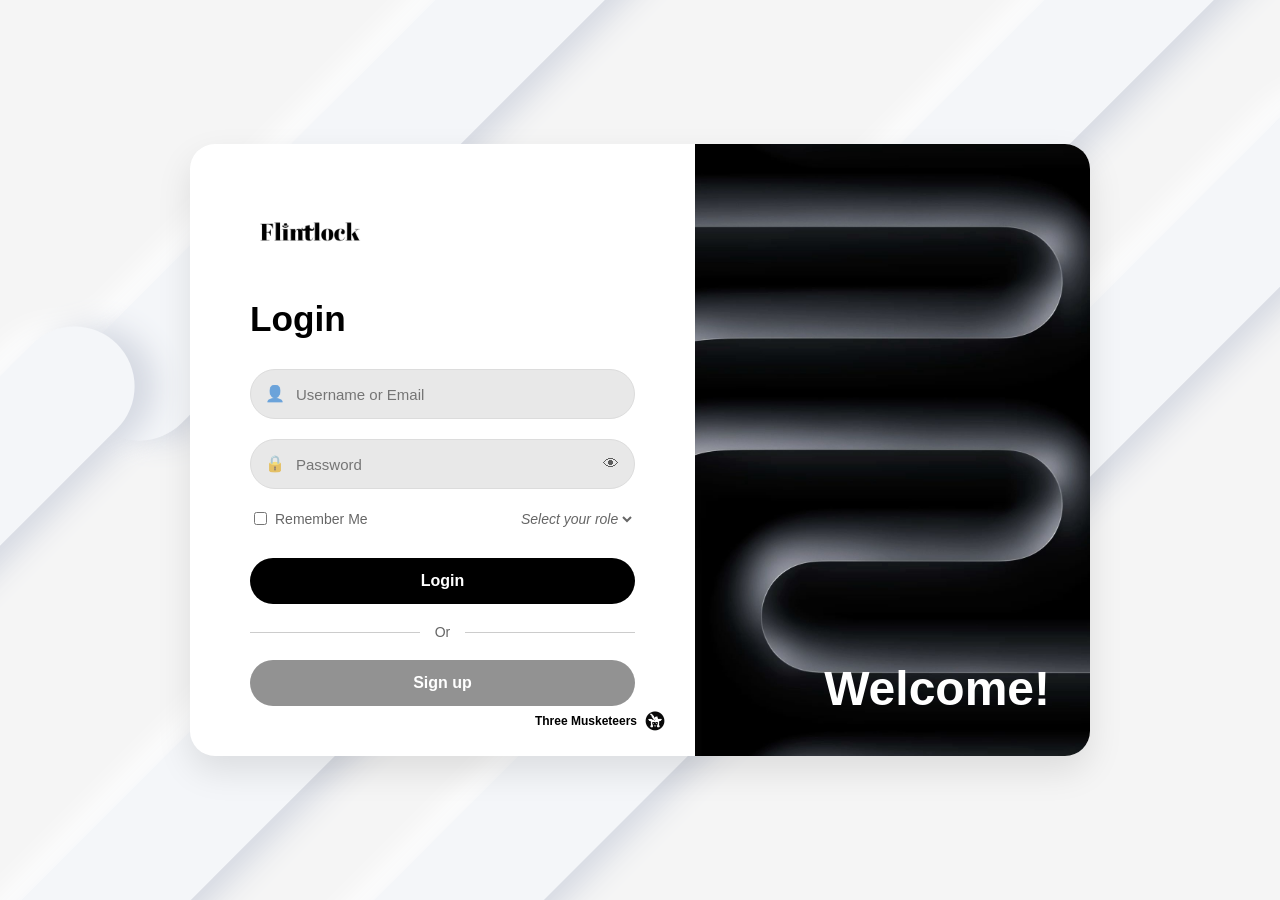
<file: login/index.html>
<!DOCTYPE html>
<html lang="en">
<head>
    <meta charset="UTF-8">
    <meta name="viewport" content="width=device-width, initial-scale=1.0">
    <title>Login - Flintlock</title>
    <link rel="stylesheet" href="login.css?v=3">
</head>
<body>

    <!-- Background Shapes -->
    <div class="background-container">
        <!-- Top Right Group -->
        <div class="pill pill-1"></div>
        <div class="pill pill-2"></div>
        <div class="pill pill-3"></div>
        
        <!-- Bottom Left Group -->
        <div class="pill pill-4"></div>
        <div class="pill pill-5"></div>
        <div class="pill pill-6"></div>
    </div>

<div class="login-card">
    <!-- Left Side: Login Form -->
    <div class="login-left">
        <img src="../assets/login-images/logo-name.png" alt="Flintlock Logo" class="brand-logo">
        
        <h1 class="login-title">Login</h1>
        
        <form id="loginForm" action="#" method="POST">
            <!-- Username Input -->
            <div class="input-group">
                <span class="icon">👤</span>
                <input type="text" id="username" name="username" placeholder="Username or Email" required>
            </div>
            
            <!-- Password Input -->
            <div class="input-group has-toggle">
                <span class="icon">🔒</span>
                <input type="password" id="password" name="password" placeholder="Password" required autocomplete="current-password">
                <button type="button" class="password-toggle" id="passwordToggle" aria-label="Show password" aria-pressed="false">👁</button>
            </div>
            
            <!-- Options Row -->
            <div class="form-options">
                <label class="remember-me">
                    <input type="checkbox"> Remember Me
                </label>
                <div class="role-select">
                    <select id="roleSelect" required>
                        <option value="" disabled selected>Select your role</option>
                        <option value="admin">Admin</option>
                        <option value="user">User</option>
                    </select>
                </div>
            </div>

            <!-- Action Buttons -->
            <button type="submit" class="btn-login">Login</button>
            
            <div class="divider">
                <span>Or</span>
            </div>
            
            <button type="button" class="btn-signup" onclick="window.location.href='../signup/index.html'">Sign up</button>
        </form>

        <!-- Bottom Right Signature -->
        <div class="team-signature">
            <span>Three Musketeers</span>
            <img src="../assets/login-images/logo.png" alt="Team Icon">
        </div>
    </div>

    <!-- Right Side: Image and Welcome Text -->
    <div class="login-right">
        <h2>Welcome!</h2>
    </div>
</div>

<script>
    const LOGIN_API = new URL('../api/login.php', window.location.href).href;

    (function initPasswordToggle() {
        const passwordInput = document.getElementById('password');
        const toggleBtn = document.getElementById('passwordToggle');
        if (!passwordInput || !toggleBtn) {
            return;
        }
        toggleBtn.addEventListener('click', function () {
            const isHidden = passwordInput.type === 'password';
            passwordInput.type = isHidden ? 'text' : 'password';
            toggleBtn.setAttribute('aria-pressed', isHidden ? 'true' : 'false');
            toggleBtn.setAttribute('aria-label', isHidden ? 'Hide password' : 'Show password');
        });
    })();

    document.getElementById('loginForm').addEventListener('submit', async function (event) {
        event.preventDefault();

        const username = document.getElementById('username').value.trim();
        const password = document.getElementById('password').value;
        const role = document.getElementById('roleSelect').value;

        if (!role) {
            alert('Please select your role.');
            return;
        }

        const submitBtn = event.target.querySelector('button[type="submit"]');
        if (submitBtn) {
            submitBtn.disabled = true;
        }

        try {
            const response = await fetch(LOGIN_API, {
                method: 'POST',
                headers: {
                    'Content-Type': 'application/json'
                },
                credentials: 'same-origin',
                body: JSON.stringify({
                    login: username,
                    password: password,
                    role: role
                })
            });

            const text = await response.text();
            let data = {};
            try {
                data = text ? JSON.parse(text) : {};
            } catch {
                data = { error: text || 'Invalid server response' };
            }

            if (!response.ok || !data.success) {
                alert(data.error || data.message || 'Invalid credentials');
                return;
            }

            localStorage.setItem('user_id', String(data.user_id));
            localStorage.setItem('role', role);
            if (data.account_type) {
                localStorage.setItem('account_type', data.account_type);
            }
            sessionStorage.setItem('show_login_welcome', '1');
            if (role === 'admin') {
                window.location.href = '../admin-dashboard.html';
            } else {
                window.location.href = '../homepage.html';
            }
        } catch (error) {
            console.error('Login error:', error);
            alert('Unable to login. Check that Apache, PHP, and MySQL are running.');
        } finally {
            if (submitBtn) {
                submitBtn.disabled = false;
            }
        }
    });
</script>
</body>
</html>
</file>
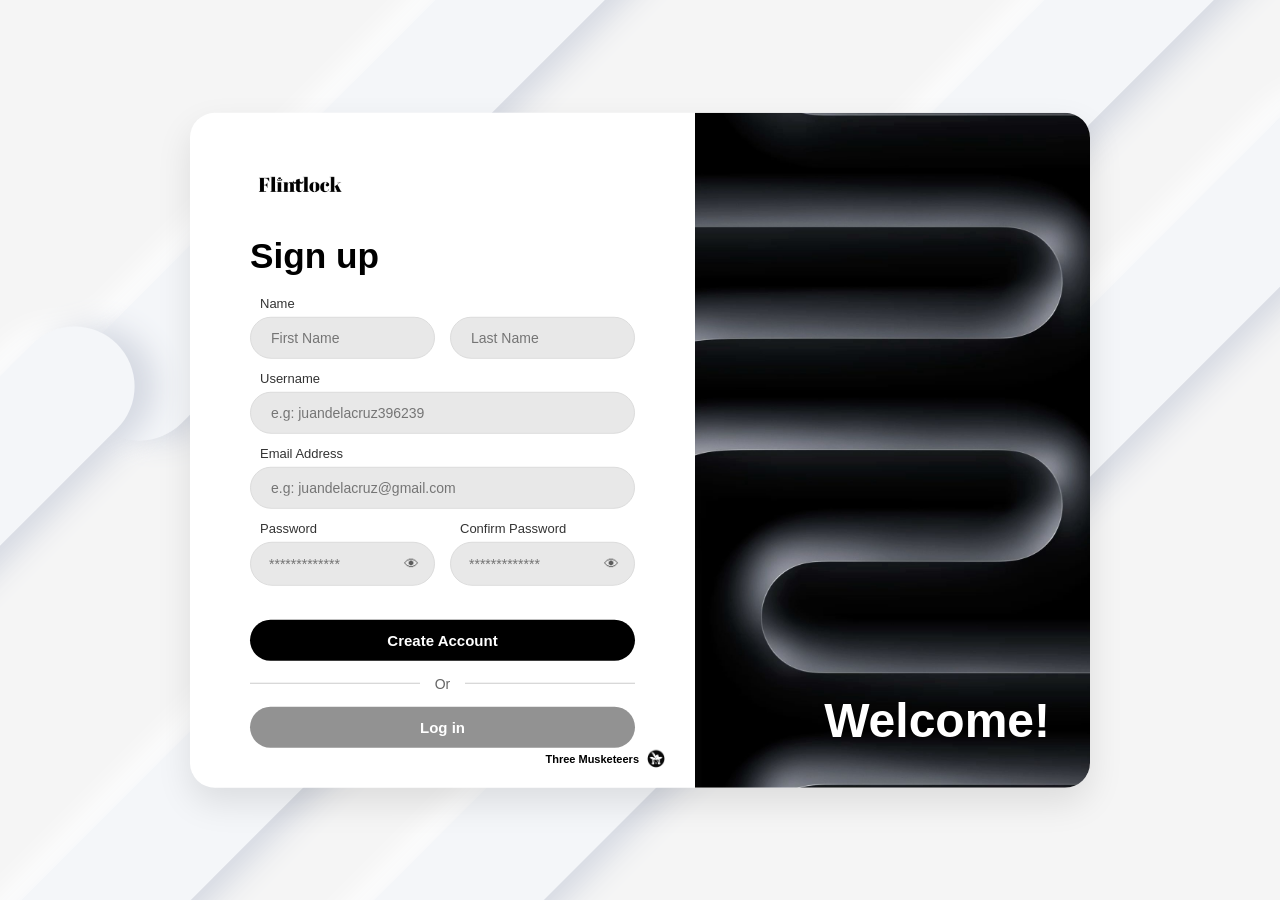
<file: signup/index.html>
<!DOCTYPE html>
<html lang="en">
<head>
    <meta charset="UTF-8">
    <meta name="viewport" content="width=device-width, initial-scale=1.0">
    <title>Sign Up - Flintlock</title>
    
    <link rel="stylesheet" href="signup.css?v=1">
</head>
<body>

    <!-- Background Container -->
    <div class="background-container">
        <div class="pill pill-1"></div>
        <div class="pill pill-2"></div>
        <div class="pill pill-3"></div>
        <div class="pill pill-4"></div>
        <div class="pill pill-5"></div>
        <div class="pill pill-6"></div>
    </div>

    <!-- Main Sign-up Card -->
    <div class="login-card">
        <!-- Left Side: Sign-up Form -->
        <div class="login-left">
            <img src="../assets/login-images/logo-name.png" alt="Flintlock Logo" class="brand-logo">
            <h1 class="login-title">Sign up</h1>
            
            <form id="signupForm" action="#" method="POST">
                <!-- Name Row -->
                <div class="input-label">Name</div>
                <div class="input-row">
                    <input type="text" id="firstName" name="firstName" placeholder="First Name" class="standard-input" required>
                    <input type="text" id="lastName" name="lastName" placeholder="Last Name" class="standard-input" required>
                </div>

                <!-- Username Row -->
                <div class="input-label">Username</div>
                <div class="input-group signup-group">
                    <input type="text" id="username" name="username" placeholder="e.g: juandelacruz396239" required>
                </div>

                <!-- Email Row -->
                <div class="input-label">Email Address</div>
                <div class="input-group signup-group">
                    <input type="email" id="email" name="email" placeholder="e.g: juandelacruz@gmail.com" required>
                </div>

                <!-- Passwords Row -->
                <div class="input-row-labels">
                    <div class="input-label">Password</div>
                    <div class="input-label">Confirm Password</div>
                </div>
                <div class="input-row">
                    <div class="input-group signup-group has-password-toggle">
                        <input type="password" id="password" name="password" placeholder="*************" required autocomplete="new-password">
                        <button type="button" class="password-toggle" id="passwordToggle" aria-label="Show password" aria-pressed="false">👁</button>
                    </div>
                    <div class="input-group signup-group has-password-toggle">
                        <input type="password" id="confirmPassword" name="confirmPassword" placeholder="*************" required autocomplete="new-password">
                        <button type="button" class="password-toggle" id="confirmPasswordToggle" aria-label="Show confirm password" aria-pressed="false">👁</button>
                    </div>
                </div>

                <!-- Action Buttons -->
                <button type="submit" class="btn-login">Create Account</button>
                
                <div class="divider">
                    <span>Or</span>
                </div>
                
                <!-- Link back to the Login page -->
                <button type="button" class="btn-signup" onclick="window.location.href='../login/index.html'">Log in</button>
            </form>

            <!-- Bottom Right Signature -->
            <div class="team-signature">
                <span>Three Musketeers</span>
                <img src="../assets/login-images/logo.png" alt="Team Icon">
            </div>
        </div>

        <!-- Right Side: Image and Welcome Text -->
        <div class="login-right">
            <h2>Welcome!</h2>
        </div>
    </div>

<script>
    const USERS_API = new URL('../api/users.php', window.location.href).href;

    function wirePasswordToggle(buttonId, inputId) {
        const btn = document.getElementById(buttonId);
        const input = document.getElementById(inputId);
        if (!btn || !input) {
            return;
        }
        btn.addEventListener('click', function () {
            const showPlain = input.type === 'password';
            input.type = showPlain ? 'text' : 'password';
            btn.setAttribute('aria-pressed', showPlain ? 'true' : 'false');
            btn.setAttribute('aria-label', showPlain ? 'Hide password' : 'Show password');
        });
    }

    wirePasswordToggle('passwordToggle', 'password');
    wirePasswordToggle('confirmPasswordToggle', 'confirmPassword');

    document.getElementById('signupForm').addEventListener('submit', async function (event) {
        event.preventDefault();

        const firstName = document.getElementById('firstName').value.trim();
        const lastName = document.getElementById('lastName').value.trim();
        const username = document.getElementById('username').value.trim();
        const email = document.getElementById('email').value.trim();
        const password = document.getElementById('password').value;
        const confirmPassword = document.getElementById('confirmPassword').value;

        if (password !== confirmPassword) {
            alert('Passwords do not match.');
            return;
        }

        const submitBtn = event.target.querySelector('button[type="submit"]');
        if (submitBtn) {
            submitBtn.disabled = true;
        }

        try {
            const response = await fetch(USERS_API, {
                method: 'POST',
                headers: {
                    'Content-Type': 'application/json'
                },
                credentials: 'same-origin',
                body: JSON.stringify({
                    first_name: firstName,
                    last_name: lastName,
                    username: username,
                    email: email,
                    password: password
                })
            });

            const text = await response.text();
            let data = {};
            try {
                data = text ? JSON.parse(text) : {};
            } catch {
                data = { error: text || 'Unexpected response from server.' };
            }

            if (!response.ok) {
                alert(data.error || ('Unable to create account (HTTP ' + response.status + ').'));
                return;
            }

            if (!data.user) {
                alert('Unexpected response from server.');
                return;
            }

            alert('Account created successfully! You can now log in.');
            window.location.href = '../login/index.html';
        } catch (error) {
            console.error('Signup error:', error);
            alert('Unable to sign up. Check that Apache and MySQL are running.');
        } finally {
            if (submitBtn) {
                submitBtn.disabled = false;
            }
        }
    });
</script>
</body>
</html>
</file>
<file: login/login.css>
/* CSS Variables for easy color adjustments */
:root {
    --bg-color: #f4f6f9;       /* Soft off-white background */
    --shadow-light: #ffffff;   /* Pure white for the highlight */
    --shadow-dark: #d5d9e2;    /* Soft gray for the shadow */
}

body, html {
    margin: 0;
    padding: 0;
    width: 100%;
    height: 100%;
    background-color: whitesmoke;
    overflow-x: hidden; /* Prevent horizontal scrolling */
    font-family: sans-serif;
}

/* Container to hold the background elements */
.background-container {
    position: fixed;
    top: 0;
    left: 0;
    width: 100vw;
    height: 100vh;
    z-index: 1; /* Keeps the background behind your content */
    overflow: hidden;
}

/* Base styling for all pill shapes */
.pill {
    position: absolute;
    background: var(--bg-color);
    border-radius: 100px; /* Gives the rounded "pill" ends */
    transform: rotate(-45deg); /* Angles the shapes */
    
    /* The Neumorphic Magic: Combining a dark shadow and a light highlight */
    box-shadow: 
        15px 15px 30px var(--shadow-dark),
        -15px -15px 30px var(--shadow-light);
}

/* --- Positioning and Sizing --- */

/* Top Right Shapes */
.pill-1 {
    width: 120vw;
    height: 120px;
    top: -20%;
    right: -10%;
}

.pill-2 {
    width: 80vw;
    height: 120px;
    top: 5%;
    right: -20%;
}

.pill-3 {
    width: 50vw;
    height: 120px;
    top: 30%;
    right: -15%;
}

/* Bottom Left Shapes */
.pill-4 {
    width: 100vw;
    height: 120px;
    bottom: -15%;
    left: -20%;
}

.pill-5 {
    width: 70vw;
    height: 120px;
    bottom: 10%;
    left: -15%;
}

.pill-6 {
    width: 40vw;
    height: 120px;
    bottom: 35%;
    left: -25%;
}

/* Make sure your content container sits on top */
.content {
    position: relative;
    z-index: 1;
    padding: 2rem;
}


/* --- Main Container --- */
.login-card {
    display: flex;
    width: 900px;
    max-width: 95%;
    min-height: 550px;
    background-color: #ffffff;
    border-radius: 25px;
    box-shadow: 0 15px 35px rgba(0, 0, 0, 0.1); /* Soft drop shadow */
    overflow: hidden; /* Keeps the right image inside the rounded corners */
    margin: 0 auto; /* Centers the card if the parent uses flex/grid */
    
    /* Center the card vertically and horizontally in the viewport */
    position: absolute;
    top: 50%;
    left: 50%;
    transform: translate(-50%, -50%);
    z-index:2;
}

/* --- Left Side (Form) --- */
.login-left {
    flex: 1.1; /* Takes up slightly more than half the space */
    padding: 50px 60px;
    display: flex;
    flex-direction: column;
    position: relative;
    box-sizing: border-box;
}

.brand-logo {
    width: 120px;
    margin-bottom: 30px;
}

.login-title {
    font-size: 2.2rem;
    font-weight: 800;
    margin: 0 0 30px 0;
    color: #000;
}

/* Input Fields */
.input-group {
    position: relative;
    margin-bottom: 20px;
    display: block;
}

.input-group input {
    width: 100%;
    height: 50px;
    padding: 0 45px;
    background-color: #e8e8e8;
    border: 1px solid #dcdcdc;
    border-radius: 30px;
    box-sizing: border-box;
    font-size: 15px;
    outline: none;
    transition: border-color 0.3s ease;
    display: block;
}

.input-group input:focus {
    border-color: #888;
}

.input-group .icon {
    position: absolute;
    left: 15px;
    top: 50%;
    transform: translateY(-50%);
    font-size: 16px;
    line-height: 1;
    opacity: 0.6;
    pointer-events: none;
    z-index: 2;
}

.input-group .icon-right {
    position: absolute;
    right: 15px;
    top: 50%;
    transform: translateY(-50%);
    font-size: 16px;
    line-height: 1;
    opacity: 0.5;
}

.input-group .password-toggle {
    position: absolute;
    right: 8px;
    top: 50%;
    transform: translateY(-50%);
    margin: 0;
    border: none;
    background: transparent;
    cursor: pointer;
    font-size: 16px;
    line-height: 1;
    padding: 6px 8px;
    opacity: 0.6;
    border-radius: 8px;
    z-index: 3;
    width: auto;
    height: auto;
    box-sizing: border-box;
    -webkit-appearance: none;
    appearance: none;
}

.input-group .password-toggle:hover {
    opacity: 1;
}

.input-group .password-toggle:focus-visible {
    outline: 2px solid #888;
    outline-offset: 2px;
}

/* Form Options (Remember Me & Dropdown) */
.form-options {
    display: flex;
    justify-content: space-between;
    align-items: center;
    margin-bottom: 30px;
    font-size: 14px;
    color: #666;
}

.remember-me {
    display: flex;
    align-items: center;
    gap: 5px;
    cursor: pointer;
}

.role-select select {
    border: none;
    background: transparent;
    font-size: 14px;
    color: #666;
    outline: none;
    cursor: pointer;
    font-style: italic;
}

/* Buttons */
.btn-login {
    width: 100%;
    padding: 14px;
    background-color: #000000;
    color: #ffffff;
    border: none;
    border-radius: 30px;
    font-size: 16px;
    font-weight: bold;
    cursor: pointer;
    transition: background-color 0.3s;
}

.btn-login:hover {
    background-color: #333333;
}

.divider {
    display: flex;
    align-items: center;
    text-align: center;
    margin: 20px 0;
    color: #666;
    font-size: 14px;
}

.divider::before,
.divider::after {
    content: '';
    flex: 1;
    border-bottom: 1px solid #ccc;
}

.divider span {
    padding: 0 15px;
}

.btn-signup {
    width: 100%;
    padding: 14px;
    background-color: #929292;
    color: #ffffff;
    border: none;
    border-radius: 30px;
    font-size: 16px;
    font-weight: bold;
    cursor: pointer;
    transition: background-color 0.3s;
}

.btn-signup:hover {
    background-color: #7a7a7a;
}

/* Signature at bottom right of form */
.team-signature {
    position: absolute;
    bottom: 25px;
    right: 30px;
    display: flex;
    align-items: center;
    gap: 8px;
    font-size: 12px;
    font-weight: bold;
    color: #000;
}

.team-signature img {
    width: 20px;
    height: auto;
}

/* --- Right Side (Image) --- */
.login-right {
    flex: 0.9;
    /* Uses the relative path back to the assets folder */
    background-image: url('../assets/login-images/login-sidepicture.jpg'); 
    background-size: cover;
    background-position: center;
    position: relative;
    display: flex;
    align-items: flex-end;
    justify-content: flex-end;
    padding: 40px;
}

.login-right h2 {
    color: #ffffff;
    font-size: 3rem;
    margin: 0;
    font-weight: 800;
}
</file>
<file: signup/signup.css>
/* CSS Variables for easy color adjustments */
:root {
    --bg-color: #f4f6f9;       /* Soft off-white background */
    --shadow-light: #ffffff;   /* Pure white for the highlight */
    --shadow-dark: #d5d9e2;    /* Soft gray for the shadow */
}

body, html {
    margin: 0;
    padding: 0;
    width: 100%;
    height: 100%;
    background-color: whitesmoke;
    overflow-x: hidden; /* Prevent horizontal scrolling */
    font-family: sans-serif;
}

/* Container to hold the background elements */
.background-container {
    position: fixed;
    top: 0;
    left: 0;
    width: 100vw;
    height: 100vh;
    z-index: 1; /* Keeps the background behind your content */
    overflow: hidden;
}

/* Base styling for all pill shapes */
.pill {
    position: absolute;
    background: var(--bg-color);
    border-radius: 100px; /* Gives the rounded "pill" ends */
    transform: rotate(-45deg); /* Angles the shapes */
    
    /* The Neumorphic Magic: Combining a dark shadow and a light highlight */
    box-shadow: 
        15px 15px 30px var(--shadow-dark),
        -15px -15px 30px var(--shadow-light);
}

/* --- Positioning and Sizing --- */

/* Top Right Shapes */
.pill-1 {
    width: 120vw;
    height: 120px;
    top: -20%;
    right: -10%;
}

.pill-2 {
    width: 80vw;
    height: 120px;
    top: 5%;
    right: -20%;
}

.pill-3 {
    width: 50vw;
    height: 120px;
    top: 30%;
    right: -15%;
}

/* Bottom Left Shapes */
.pill-4 {
    width: 100vw;
    height: 120px;
    bottom: -15%;
    left: -20%;
}

.pill-5 {
    width: 70vw;
    height: 120px;
    bottom: 10%;
    left: -15%;
}

.pill-6 {
    width: 40vw;
    height: 120px;
    bottom: 35%;
    left: -25%;
}

/* Make sures that the content container sits on top */
.content {
    position: relative;
    z-index: 1;
    padding: 2rem;
}

/* --- Main Container --- */
.login-card {
    display: flex;
    width: 900px;
    max-width: 95%;
    min-height: 600px; /* Slightly taller to fit the extra sign-up fields */
    background-color: #ffffff;
    border-radius: 25px;
    box-shadow: 0 15px 35px rgba(0, 0, 0, 0.1);
    overflow: hidden;
    
    /* Center the card */
    position: absolute;
    top: 50%;
    left: 50%;
    transform: translate(-50%, -50%);
    z-index: 10;
}

/* --- Left Side (Form) --- */
.login-left {
    flex: 1.1;
    padding: 40px 60px;
    display: flex;
    flex-direction: column;
    position: relative;
    box-sizing: border-box;
}

.brand-logo {
    width: 100px;
    margin-bottom: 20px;
}

.login-title {
    font-size: 2.2rem;
    font-weight: 800;
    margin: 0 0 20px 0;
    color: #000;
}

/* --- Sign Up Specific Input Styles --- */
.input-label {
    font-size: 13px;
    color: #333;
    margin-bottom: 6px;
    margin-left: 10px;
    font-weight: 500;
}

.input-row {
    display: flex;
    gap: 15px;
    margin-bottom: 12px;
}

.input-row-labels {
    display: flex;
    gap: 15px;
}

.input-row-labels .input-label {
    flex: 1;
}

/* For inputs without left-side icons (Name) */
.standard-input {
    flex: 1;
    padding: 12px 20px;
    background-color: #e8e8e8;
    border: 1px solid #dcdcdc;
    border-radius: 30px;
    font-size: 14px;
    outline: none;
    transition: border-color 0.3s ease;
    box-sizing: border-box;
    width: 100%;
}

.standard-input:focus {
    border-color: #888;
}

/* For inputs that might have right-side icons (Username, Email, Passwords) */
.input-group {
    position: relative;
    display: block;
}

.signup-group {
    margin-bottom: 12px;
    flex: 1;
    min-width: 0;
}

.signup-group input {
    width: 100%;
    padding: 12px 20px;
    background-color: #e8e8e8;
    border: 1px solid #dcdcdc;
    border-radius: 30px;
    box-sizing: border-box;
    font-size: 14px;
    outline: none;
    transition: border-color 0.3s ease;
    display: block;
}

.signup-group.has-password-toggle input {
    height: 44px;
    padding: 0 42px 0 18px;
    line-height: 1.25;
}

.signup-group input:focus {
    border-color: #888;
}

.signup-group .icon-right {
    position: absolute;
    right: 15px;
    top: 50%;
    transform: translateY(-50%);
    font-size: 14px;
    opacity: 0.5;
    cursor: pointer;
}

.signup-group .password-toggle {
    position: absolute;
    right: 8px;
    top: 50%;
    transform: translateY(-50%);
    margin: 0;
    border: none;
    background: transparent;
    cursor: pointer;
    font-size: 15px;
    line-height: 1;
    padding: 6px 8px;
    opacity: 0.6;
    border-radius: 8px;
    z-index: 2;
    width: auto;
    height: auto;
    box-sizing: border-box;
    -webkit-appearance: none;
    appearance: none;
}

.signup-group .password-toggle:hover {
    opacity: 1;
}

.signup-group .password-toggle:focus-visible {
    outline: 2px solid #888;
    outline-offset: 2px;
}

/* --- Buttons --- */
.btn-login {
    width: 100%;
    padding: 12px;
    background-color: #000000;
    color: #ffffff;
    border: none;
    border-radius: 30px;
    font-size: 15px;
    font-weight: bold;
    cursor: pointer;
    margin-top: 10px;
    transition: background-color 0.3s;
}

.btn-login:hover {
    background-color: #333333;
}

.divider {
    display: flex;
    align-items: center;
    text-align: center;
    margin: 15px 0;
    color: #666;
    font-size: 14px;
}

.divider::before,
.divider::after {
    content: '';
    flex: 1;
    border-bottom: 1px solid #ccc;
}

.divider span {
    padding: 0 15px;
}

.btn-signup {
    width: 100%;
    padding: 12px;
    background-color: #929292;
    color: #ffffff;
    border: none;
    border-radius: 30px;
    font-size: 15px;
    font-weight: bold;
    cursor: pointer;
    transition: background-color 0.3s;
}

.btn-signup:hover {
    background-color: #7a7a7a;
}

/* --- Signature --- */
.team-signature {
    position: absolute;
    bottom: 20px;
    right: 30px;
    display: flex;
    align-items: center;
    gap: 8px;
    font-size: 11px;
    font-weight: bold;
    color: #000;
}

.team-signature img {
    width: 18px;
    height: auto;
}

/* --- Right Side (Image) --- */
.login-right {
    flex: 0.9;
    background-image: url('../assets/login-images/login-sidepicture.jpg'); 
    background-size: cover;
    background-position: center;
    position: relative;
    display: flex;
    align-items: flex-end;
    justify-content: flex-end;
    padding: 40px;
}

.login-right h2 {
    color: #ffffff;
    font-size: 3rem;
    margin: 0;
    font-weight: 800;
}
</file>
